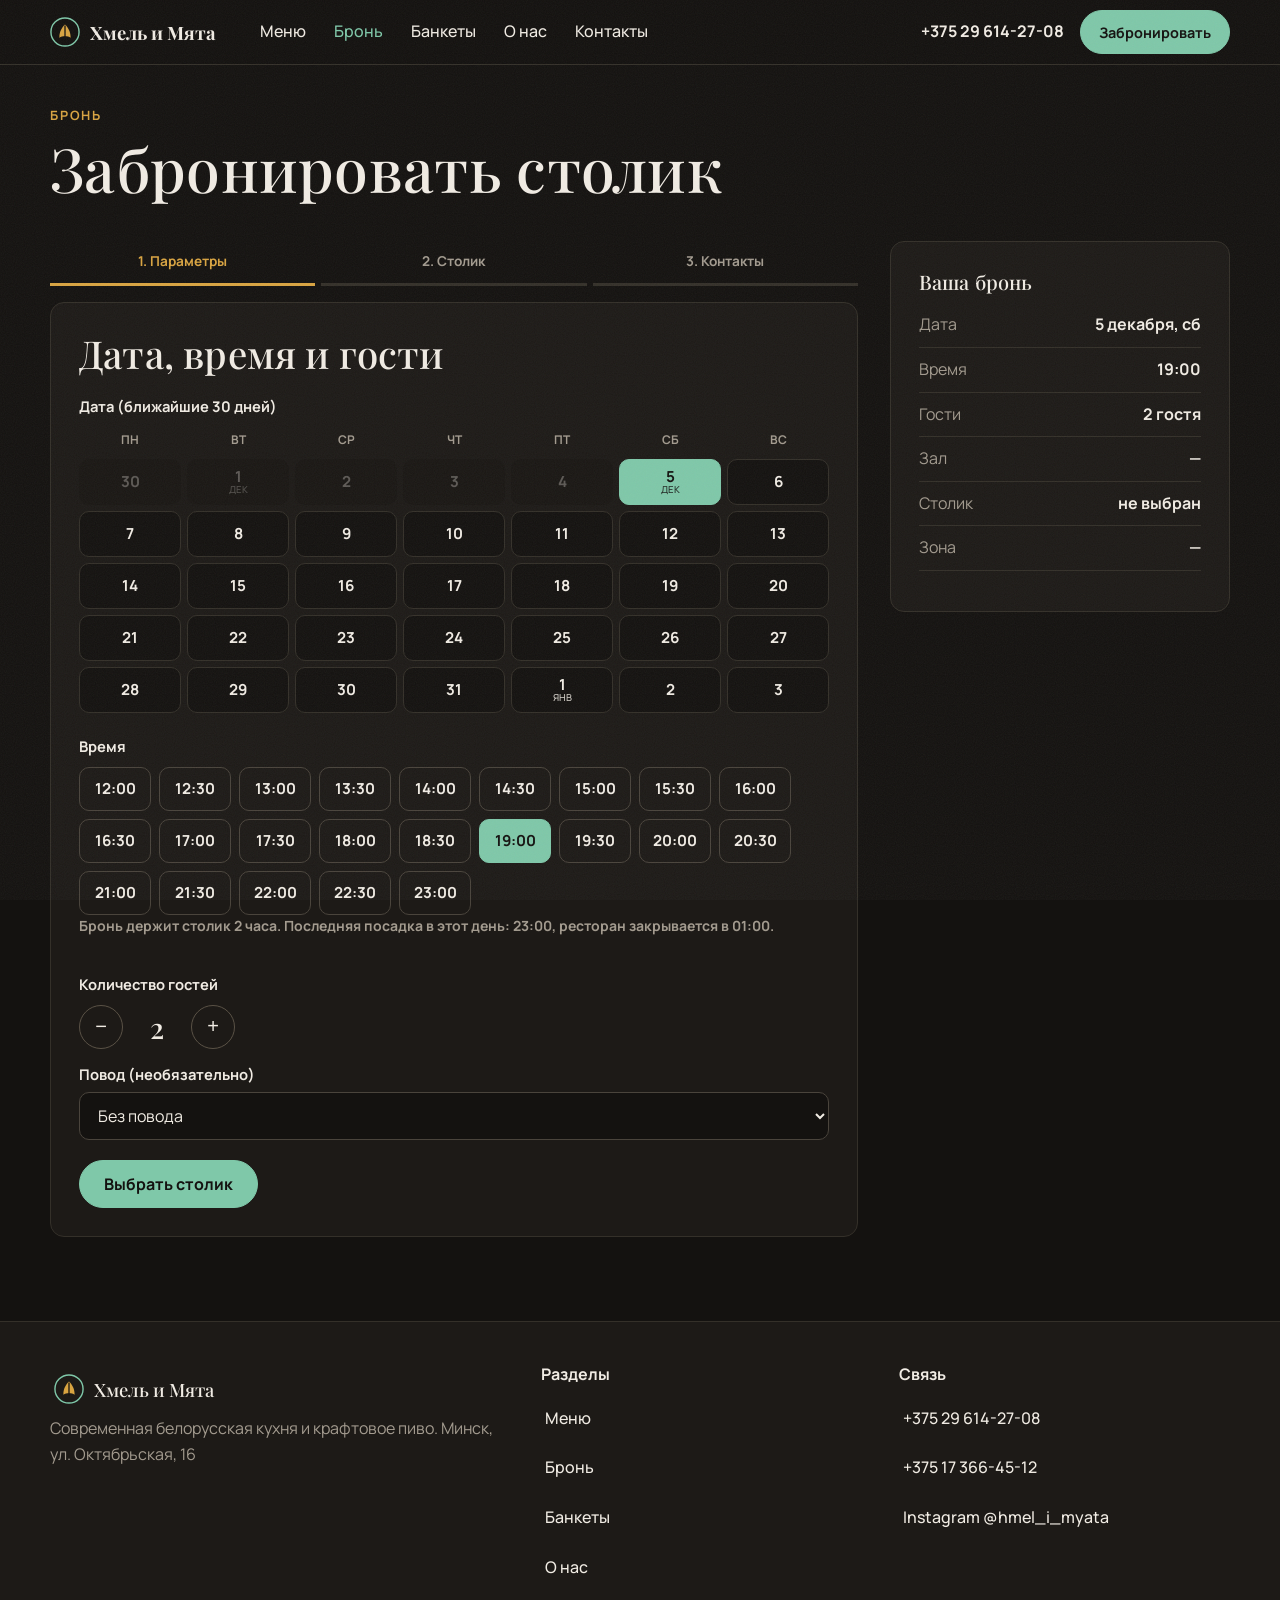
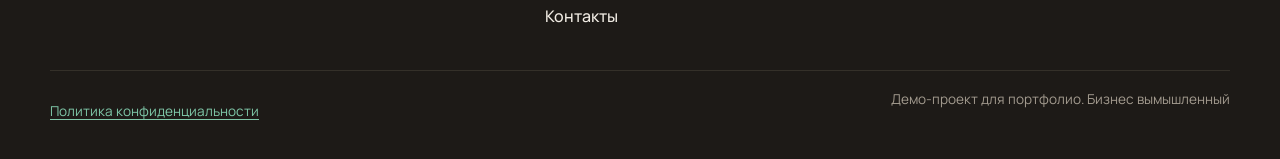
<file: booking.html>
<!doctype html>
<html lang="ru">
<head>
<meta charset="utf-8">
<meta name="viewport" content="width=device-width, initial-scale=1">
<title>Бронирование столика — Хмель и Мята, Минск</title>
<meta name="description" content="Забронируйте столик в «Хмель и Мята» по схеме зала: выберите дату, время, число гостей и конкретный стол у окна, у камина или на диване.">
<link rel="canonical" href="https://nkorshun.dev/hmel-i-myata/booking.html">
<meta property="og:type" content="website">
<meta property="og:locale" content="ru_RU">
<meta property="og:site_name" content="Хмель и Мята">
<meta property="og:title" content="Бронь столика по схеме зала — Хмель и Мята">
<meta property="og:description" content="Выберите дату, время и конкретный столик на схеме зала.">
<meta property="og:url" content="https://nkorshun.dev/hmel-i-myata/booking.html">
<meta property="og:image" content="https://images.unsplash.com/photo-1517248135467-4c7edcad34c4?auto=format&fit=crop&w=1200&h=630&q=70">
<meta name="theme-color" content="#141210">
<link rel="icon" href="favicon.svg" type="image/svg+xml">
<link rel="preload" as="font" type="font/woff2" href="fonts/manrope-400-cyrillic.woff2" crossorigin>
<link rel="preload" as="font" type="font/woff2" href="fonts/playfair-display-500-cyrillic.woff2" crossorigin>
<link rel="stylesheet" href="css/styles.css">
</head>
<body data-page="booking">
<header class="header" id="site-header"></header>
<main id="main">
<section class="wrap pagehead">
  <p class="eyebrow">Бронь</p>
  <h1>Забронировать столик</h1>
</section>

<div class="wrap booking">
  <div class="booking__main">
    <div class="panel mine" id="mine" hidden>
      <h2 class="h3">Ваши брони</h2>
      <ul id="mine-list" class="mine__list"></ul>
    </div>

    <ol class="steps" aria-label="Шаги бронирования">
      <li data-i="1" class="on">Параметры</li><li data-i="2">Столик</li><li data-i="3">Контакты</li>
    </ol>

    <section class="panel step" data-step="1">
      <h2>Дата, время и гости</h2>
      <fieldset class="fs"><legend>Дата (ближайшие 30 дней)</legend><div class="cal" id="cal"></div></fieldset>
      <fieldset class="fs"><legend>Время</legend><div class="slots" id="slots"></div><p class="muted small" id="slots-note"></p></fieldset>
      <div class="fs">
        <p class="legend" id="g-label">Количество гостей</p>
        <div class="stepper" role="group" aria-labelledby="g-label">
          <button type="button" class="round" id="g-minus" aria-label="Меньше гостей">&minus;</button>
          <output id="g-val" aria-live="polite">2</output>
          <button type="button" class="round" id="g-plus" aria-label="Больше гостей">+</button>
        </div>
        <p class="muted small" id="g-hint"></p>
      </div>
      <label class="fs">Повод (необязательно)<select id="occasion"></select></label>
      <div class="btn-row"><button type="button" class="btn" id="next1">Выбрать столик</button></div>
    </section>

    <section class="panel step" data-step="2" hidden>
      <h2>Выберите столик</h2>
      <div class="seg-row" id="halls" role="group" aria-label="Зал"></div>
      <p class="note" id="hall-note"></p>
      <p class="note" id="banq-note" hidden>Для компании от 9 человек подходит банкетный зал. <a href="index.html#banquets">Оставить заявку</a></p>
      <div id="floor"></div>
      <ul class="legend-list" aria-label="Обозначения">
        <li><i class="dot dot--free"></i>свободен</li><li><i class="dot dot--sel"></i>выбран</li><li><i class="dot dot--busy"></i>занят</li><li><i class="dot dot--dim"></i>не подходит по числу мест</li>
      </ul>
      <p class="muted small">Подходят столики на столько же мест или на два больше, чем гостей. Стрелки на клавиатуре перемещают между столиками, Enter выбирает.</p>
      <div class="btn-row"><button type="button" class="btn btn--ghost" id="auto">Подобрать автоматически</button></div>
      <details class="alt"><summary>Список подходящих столиков</summary><ul id="tlist"></ul></details>
      <div class="btn-row btn-row--split"><button type="button" class="btn btn--ghost" id="back2">Назад</button><button type="button" class="btn" id="next2" disabled>Далее</button></div>
    </section>

    <section class="panel step" data-step="3" hidden>
      <h2>Контакты</h2>
      <form id="form" class="form" novalidate>
        <label>Имя<input id="f-name" name="name" autocomplete="name" maxlength="60" aria-describedby="f-name-err" required></label>
        <p class="err" id="f-name-err" role="alert"></p>
        <label>Телефон<input id="f-phone" name="phone" type="tel" inputmode="tel" autocomplete="tel" placeholder="+375 (29) 123-45-67" aria-describedby="f-phone-err" required></label>
        <p class="err" id="f-phone-err" role="alert"></p>
        <label>Пожелания<textarea id="f-wish" name="wish" rows="3" aria-describedby="f-wish-err wish-count"></textarea></label>
        <div class="wish-foot"><div class="chips" id="chips" role="group" aria-label="Быстрые пожелания">
          <button type="button" class="chip" data-chip="детский стул">детский стул</button><button type="button" class="chip" data-chip="у окна">у окна</button><button type="button" class="chip" data-chip="день рождения">день рождения</button></div>
          <span class="muted small" id="wish-count">0 / 300</span></div>
        <p class="err" id="f-wish-err" role="alert"></p>
        <label class="check"><input type="checkbox" id="f-consent" aria-describedby="f-consent-err" required><span>Согласен на обработку данных для брони. Это демо: данные остаются в вашем браузере.</span></label>
        <p class="err" id="f-consent-err" role="alert"></p>
        <div class="btn-row btn-row--split"><button type="button" class="btn btn--ghost" id="back3">Назад</button><button type="submit" class="btn" id="submit">Забронировать</button></div>
        <p class="demo">Демо-режим: бронь никуда не отправляется</p>
      </form>
    </section>

    <section class="panel" id="done" hidden></section>
  </div>

  <aside class="booking__side" aria-label="Сводка брони">
    <div class="panel sticky">
      <h2 class="h3">Ваша бронь</h2>
      <div id="summary-body" aria-live="polite" aria-atomic="true"></div>
    </div>
  </aside>
</div>
<p class="sr-only" id="live" role="status" aria-live="polite"></p>
</main>
<footer class="footer" id="site-footer"></footer>
<script type="module" src="js/booking.js"></script>
</body>
</html>
</file>
<file: css/styles.css>
@font-face { font-family: 'Manrope'; font-style: normal; font-weight: 400; font-display: swap; src: url("../fonts/manrope-400-cyrillic.woff2") format('woff2'); unicode-range: U+0301, U+0400-045F, U+0490-0491, U+04B0-04B1, U+2116; }
@font-face { font-family: 'Manrope'; font-style: normal; font-weight: 400; font-display: swap; src: url("../fonts/manrope-400-latin.woff2") format('woff2'); unicode-range: U+0000-00FF, U+0131, U+0152-0153, U+02BB-02BC, U+02C6, U+02DA, U+02DC, U+0304, U+0308, U+0329, U+2000-206F, U+20AC, U+2122, U+2191, U+2193, U+2212, U+2215, U+FEFF, U+FFFD; }
@font-face { font-family: 'Manrope'; font-style: normal; font-weight: 500; font-display: swap; src: url("../fonts/manrope-400-cyrillic.woff2") format('woff2'); unicode-range: U+0301, U+0400-045F, U+0490-0491, U+04B0-04B1, U+2116; }
@font-face { font-family: 'Manrope'; font-style: normal; font-weight: 500; font-display: swap; src: url("../fonts/manrope-400-latin.woff2") format('woff2'); unicode-range: U+0000-00FF, U+0131, U+0152-0153, U+02BB-02BC, U+02C6, U+02DA, U+02DC, U+0304, U+0308, U+0329, U+2000-206F, U+20AC, U+2122, U+2191, U+2193, U+2212, U+2215, U+FEFF, U+FFFD; }
@font-face { font-family: 'Manrope'; font-style: normal; font-weight: 700; font-display: swap; src: url("../fonts/manrope-400-cyrillic.woff2") format('woff2'); unicode-range: U+0301, U+0400-045F, U+0490-0491, U+04B0-04B1, U+2116; }
@font-face { font-family: 'Manrope'; font-style: normal; font-weight: 700; font-display: swap; src: url("../fonts/manrope-400-latin.woff2") format('woff2'); unicode-range: U+0000-00FF, U+0131, U+0152-0153, U+02BB-02BC, U+02C6, U+02DA, U+02DC, U+0304, U+0308, U+0329, U+2000-206F, U+20AC, U+2122, U+2191, U+2193, U+2212, U+2215, U+FEFF, U+FFFD; }
@font-face { font-family: 'Playfair Display'; font-style: normal; font-weight: 500; font-display: swap; src: url("../fonts/playfair-display-500-cyrillic.woff2") format('woff2'); unicode-range: U+0301, U+0400-045F, U+0490-0491, U+04B0-04B1, U+2116; }
@font-face { font-family: 'Playfair Display'; font-style: normal; font-weight: 500; font-display: swap; src: url("../fonts/playfair-display-500-latin.woff2") format('woff2'); unicode-range: U+0000-00FF, U+0131, U+0152-0153, U+02BB-02BC, U+02C6, U+02DA, U+02DC, U+0304, U+0308, U+0329, U+2000-206F, U+20AC, U+2122, U+2191, U+2193, U+2212, U+2215, U+FEFF, U+FFFD; }
@font-face { font-family: 'Playfair Display'; font-style: normal; font-weight: 700; font-display: swap; src: url("../fonts/playfair-display-500-cyrillic.woff2") format('woff2'); unicode-range: U+0301, U+0400-045F, U+0490-0491, U+04B0-04B1, U+2116; }
@font-face { font-family: 'Playfair Display'; font-style: normal; font-weight: 700; font-display: swap; src: url("../fonts/playfair-display-500-latin.woff2") format('woff2'); unicode-range: U+0000-00FF, U+0131, U+0152-0153, U+02BB-02BC, U+02C6, U+02DA, U+02DC, U+0304, U+0308, U+0329, U+2000-206F, U+20AC, U+2122, U+2191, U+2193, U+2212, U+2215, U+FEFF, U+FFFD; }
@font-face { font-family: "Playfair Fallback"; src: local("Georgia"); size-adjust: 103%; }
@font-face { font-family: "Manrope Fallback"; src: local("Arial"); size-adjust: 99.5%; }
/* Хмель и Мята: тёмный тёплый вечер. Mobile-first: 480 / 768 / 1024 / 1280 */
:root {
  --bg: #141210; --surface: #1d1a17; --surface2: #25211d; --line: #343029;
  --text: #f1ece4; --muted: #a39b8f; --mint: #7fc8a9; --amber: #d9a441; --danger: #f08a73;
  --serif: "Playfair Display", "Playfair Fallback", Georgia, "Times New Roman", serif;
  --sans: "Manrope", "Manrope Fallback", system-ui, -apple-system, "Segoe UI", Arial, sans-serif;
  --hh: 64px; --r: 14px;
}
*, *::before, *::after { box-sizing: border-box; }
html { scroll-behavior: smooth; overflow-x: clip; -webkit-text-size-adjust: 100%; }
body { margin: 0; background: var(--bg); color: var(--text); font: 400 1rem/1.6 var(--sans); overflow-x: clip; }
body::before { /* лёгкая зернистость фона */
  content: ""; position: fixed; inset: 0; z-index: 100; pointer-events: none; opacity: .06;
  background-image: url("data:image/svg+xml,%3Csvg xmlns='http://www.w3.org/2000/svg' width='160' height='160'%3E%3Cfilter id='n'%3E%3CfeTurbulence type='fractalNoise' baseFrequency='.9' numOctaves='2' stitchTiles='stitch'/%3E%3C/filter%3E%3Crect width='100%25' height='100%25' filter='url(%23n)'/%3E%3C/svg%3E");
}
body.no-scroll { overflow: hidden; }
img, svg { max-width: 100%; }
a { color: var(--mint); text-underline-offset: 3px; }
a:hover { color: #a5ddc5; }
h1, h2, h3 { font-family: var(--serif); font-weight: 500; line-height: 1.15; margin: 0 0 .5em; letter-spacing: .005em; }
h1 { font-size: clamp(2rem, 7vw, 3.8rem); }
h2 { font-size: clamp(1.6rem, 4.5vw, 2.4rem); }
h3, .h3 { font-size: 1.25rem; font-family: var(--serif); }
p { margin: 0 0 1em; }
:focus-visible { outline: 3px solid var(--amber); outline-offset: 2px; border-radius: 4px; }
.wrap { width: min(1180px, calc(100% - 32px)); margin-inline: auto; }
.muted { color: var(--muted); }
.small { font-size: .875rem; }
.sr-only { position: absolute; width: 1px; height: 1px; overflow: hidden; clip: rect(0 0 0 0); white-space: nowrap; }
.eyebrow { font-size: .8rem; letter-spacing: .14em; text-transform: uppercase; color: var(--amber); font-weight: 700; margin: 0 0 .6em; }
.lead { font-size: 1.125rem; color: var(--muted); max-width: 60ch; }
.skip { position: absolute; left: 8px; top: -60px; background: var(--amber); color: #141210; padding: 10px 14px; border-radius: 8px; z-index: 300; }
.skip:focus { top: 8px; }
.link-btn { background: none; border: 0; padding: 12px 0; color: var(--mint); text-decoration: underline; text-underline-offset: 3px; font: inherit; cursor: pointer; }
.link { font-weight: 700; display: inline-block; padding: 10px 0; }

/* кнопки */
.btn { display: inline-flex; align-items: center; justify-content: center; min-height: 48px; padding: 0 24px; border-radius: 999px; border: 1.5px solid var(--mint); background: var(--mint); color: #141210; font: 700 1rem var(--sans); text-decoration: none; cursor: pointer; transition: background .2s, transform .2s, box-shadow .2s; }
.btn:hover { background: #9bd9bf; color: #141210; box-shadow: 0 6px 24px rgba(127, 200, 169, .25); transform: translateY(-1px); }
.btn--ghost { background: transparent; color: var(--text); border-color: #5a5246; }
.btn--ghost:hover { background: var(--surface2); color: var(--text); box-shadow: none; }
.btn--sm { min-height: 44px; padding: 0 18px; font-size: .9rem; }
.btn:disabled { opacity: .45; cursor: not-allowed; transform: none; box-shadow: none; }
.btn-row { display: flex; flex-wrap: wrap; gap: 12px; margin-top: 20px; }
.btn-row--split { justify-content: space-between; }
.round { width: 44px; height: 44px; border-radius: 50%; border: 1.5px solid #5a5246; background: var(--surface); color: var(--text); font-size: 1.25rem; cursor: pointer; }
.round:hover:not(:disabled) { border-color: var(--mint); }
.round:disabled { opacity: .35; cursor: not-allowed; }

/* шапка */
.header { min-height: calc(var(--hh) + 1px); /* Резервируем шапку до mountLayout(). */ position: sticky; top: 0; z-index: 50; background: rgba(20, 18, 16, .92); backdrop-filter: blur(10px); border-bottom: 1px solid var(--line); }
.header__in { width: min(1180px, calc(100% - 32px)); margin-inline: auto; height: var(--hh); display: flex; align-items: center; gap: 16px; }
.logo { display: inline-flex; align-items: center; min-height: 44px; gap: 10px; color: var(--text); text-decoration: none; font: 700 1.15rem var(--serif); white-space: nowrap; }
.logo:hover { color: var(--text); }
.nav { display: none; position: absolute; top: var(--hh); left: 0; right: 0; flex-direction: column; background: var(--surface); border-bottom: 1px solid var(--line); padding: 8px 16px 16px; }
.nav.open { display: flex; }
.nav a, .footer__in a, .footer__in .demo-link { color: var(--text); text-decoration: none; padding: 12px 4px; font-weight: 500; }
.nav a:hover, .nav a[aria-current] { color: var(--mint); }
.header__tel { display: none; color: var(--text); text-decoration: none; font-weight: 700; white-space: nowrap; }
.header__cta { margin-left: auto; }
.burger { flex: none; width: 44px; height: 44px; border: 1px solid var(--line); border-radius: 10px; background: transparent; display: grid; place-content: center; gap: 5px; cursor: pointer; }
.burger span { display: block; width: 20px; height: 2px; background: var(--text); }

/* hero */
.hero { position: relative; min-height: min(86vh, 760px); display: flex; align-items: flex-end; padding: 96px 0 48px; isolation: isolate; }
.hero__img { position: absolute; inset: 0; width: 100%; height: 100%; object-fit: cover; z-index: -2; }
.hero::after { content: ""; position: absolute; inset: 0; z-index: -1; background: linear-gradient(180deg, rgba(20, 18, 16, .55) 0%, rgba(20, 18, 16, .55) 40%, var(--bg) 100%); }
.hero__in { max-width: 1180px; }
.hero h1 { max-width: 9.84em; /* = 16ch Playfair; в em, чтобы не зависело от подмены шрифта */ text-shadow: 0 2px 24px rgba(0, 0, 0, .5); }
.hero__lead { font-size: 1.1rem; max-width: 52ch; color: #e0d9cd; }
.hoursbar { background: var(--surface); border-block: 1px solid var(--line); }
.hoursbar__in { display: flex; flex-wrap: wrap; gap: 6px 24px; padding: 14px 0; color: var(--muted); font-size: .95rem; }
.hoursbar__today { color: var(--amber); }

/* секции */
.section { padding: 56px 0; }
.section__head { display: flex; justify-content: space-between; align-items: flex-end; gap: 16px; flex-wrap: wrap; margin-bottom: 24px; }
.section__head h2 { margin: 0; }
@media (scripting: enabled) {
  [data-reveal] { opacity: 0; transform: translateY(28px); transition: opacity .8s ease, transform .8s ease; }
  [data-reveal].in { opacity: 1; transform: none; }
}
.about { display: grid; gap: 28px; }
.about__img { width: 100%; height: auto; border-radius: var(--r); box-shadow: 0 24px 60px rgba(0, 0, 0, .5); aspect-ratio: 8 / 9; object-fit: cover; }
.facts { list-style: none; padding: 0; margin: 28px 0 0; display: grid; grid-template-columns: repeat(3, 1fr); gap: 12px; }
.facts li { background: var(--surface); border: 1px solid var(--line); border-radius: var(--r); padding: 16px 12px; }
.facts strong { display: block; font: 500 1.9rem var(--serif); color: var(--amber); }
.facts span { color: var(--muted); font-size: .85rem; }

/* сетки и карточки */
.grid { display: grid; gap: 20px; grid-template-columns: 1fr; }
.card { background: var(--surface); border: 1px solid var(--line); border-radius: var(--r); padding: 22px; }
.dish { position: relative; display: flex; flex-direction: column; background: var(--surface); border: 1px solid var(--line); border-radius: var(--r); overflow: hidden; transition: transform .3s, box-shadow .3s, border-color .3s; }
.dish:hover, .dish:focus-within { transform: translateY(-4px); border-color: #4a443c; box-shadow: 0 18px 40px rgba(0, 0, 0, .45), 0 0 0 1px rgba(217, 164, 65, .15); }
.dish__img { position: relative; aspect-ratio: 16 / 11; overflow: hidden; background: var(--surface2); }
.dish__img img { width: 100%; height: 100%; object-fit: cover; transition: transform .6s; }
.dish:hover .dish__img img { transform: scale(1.06); }
.img-fail { visibility: hidden; }
.dish__tags { position: absolute; left: 10px; top: 10px; right: 10px; display: flex; flex-wrap: wrap; gap: 6px; }
.dish__tags--static { position: static; margin-bottom: 12px; }
.tag { display: inline-flex; align-items: center; gap: 5px; padding: 3px 9px; border-radius: 999px; background: rgba(20, 18, 16, .88); border: 1px solid #5a5246; font-size: .75rem; font-weight: 700; line-height: 1.4; }
.tag b { font-size: .65rem; letter-spacing: .04em; }
.tag--hit { color: var(--amber); border-color: var(--amber); }
.tag--new { color: var(--mint); border-color: var(--mint); }
.tag--spicy { color: var(--danger); border-color: var(--danger); }
.tag--veg, .tag--vegan { color: #b5dd9a; border-color: #8cb872; }
.tag--gf { color: #e6cf9a; border-color: #b39a5c; }
.dish__body { padding: 16px 18px 18px; display: flex; flex-direction: column; flex: 1; }
.dish__body h3 { margin: 0 0 .3em; font-size: 1.2rem; }
.dish__open { all: unset; cursor: pointer; }
.dish__open::after { content: ""; position: absolute; inset: 0; }
.dish__open:focus-visible { outline: 3px solid var(--amber); outline-offset: 4px; }
.dish__desc { color: var(--muted); font-size: .92rem; flex: 1; margin-bottom: .8em; }
.dish__meta { display: flex; justify-content: space-between; align-items: baseline; gap: 12px; margin: 0 0 .5em; }
.price { font: 700 1.1rem var(--sans); color: var(--amber); white-space: nowrap; }
.dish__all { font-size: .75rem; color: var(--muted); margin: 0; }

/* бизнес-ланч */
.lunch { background: var(--surface); border-block: 1px solid var(--line); }
.lunch__in { display: grid; gap: 28px; }
.lunch__price { font: 500 clamp(2.4rem, 8vw, 3.6rem) var(--serif); color: var(--amber); margin: 0 0 .2em; }
.lunch__card { background: var(--bg); border: 1px solid var(--line); border-radius: var(--r); padding: 20px; }
.tabs { display: flex; gap: 8px; margin-bottom: 16px; }
.tabs [role=tab] { flex: 1; min-width: 44px; min-height: 44px; border-radius: 10px; border: 1px solid var(--line); background: transparent; color: var(--text); font: 700 1rem var(--sans); cursor: pointer; }
.tabs [role=tab][aria-selected=true] { background: var(--mint); color: #141210; border-color: var(--mint); }
.lunch__list { list-style: none; padding: 0; margin: 0; }
.lunch__list li { padding: 12px 0; border-bottom: 1px solid var(--line); }
.lunch__list li:last-child { border: 0; }
.lunch__list .eyebrow { display: block; margin: 0 0 2px; font-size: .7rem; }

/* превью схемы */
.preview { display: grid; gap: 28px; align-items: center; }

/* формы */
.panel { background: var(--surface); border: 1px solid var(--line); border-radius: var(--r); padding: 22px; margin-bottom: 20px; }
.form label, .fs { display: block; font-weight: 700; font-size: .92rem; margin-bottom: 14px; }
.form__row { display: grid; gap: 12px; grid-template-columns: 1fr; }
input, select, textarea { display: block; width: 100%; min-height: 48px; margin-top: 6px; padding: 10px 14px; background: var(--bg); color: var(--text); border: 1.5px solid #4a443c; border-radius: 10px; font: 400 1rem var(--sans); }
textarea { resize: vertical; }
input::placeholder, textarea::placeholder { color: #8a8277; }
input:hover, select:hover, textarea:hover { border-color: #6a6256; }
input[aria-invalid=true], textarea[aria-invalid=true] { border-color: var(--danger); }
.err { color: var(--danger); font-size: .85rem; min-height: 0; margin: -6px 0 10px; }
.err:empty { display: none; }
.ok { color: var(--mint); margin-top: 14px; }
.check { display: flex !important; gap: 12px; align-items: flex-start; font-weight: 400 !important; }
.check input { width: 22px; height: 22px; min-height: 0; margin: 2px 0 0; accent-color: var(--mint); flex: none; }
.demo { color: var(--muted); font-size: .8rem; margin: 14px 0 0; }
fieldset.fs { border: 0; padding: 0; margin: 0 0 22px; }
legend, .legend { padding: 0; font-weight: 700; font-size: .92rem; margin-bottom: 8px; }

/* отзывы */
.reviews { display: flex; gap: 16px; overflow-x: auto; scroll-snap-type: x mandatory; padding-bottom: 12px; -webkit-overflow-scrolling: touch; }
.review { flex: 0 0 min(86%, 380px); scroll-snap-align: start; background: var(--surface); border: 1px solid var(--line); border-radius: var(--r); padding: 22px; display: flex; flex-direction: column; }
.stars { color: var(--amber); letter-spacing: 3px; }
.stars__off { color: #4a443c; }
.review__text { flex: 1; margin: 12px 0; }
.review__who { margin: 0; display: flex; flex-direction: column; font-size: .9rem; }
.review__reply { margin-top: 14px; padding: 12px 14px; border-left: 3px solid var(--mint); background: var(--bg); border-radius: 0 10px 10px 0; font-size: .88rem; }
.review__reply p { margin: 4px 0 0; color: var(--muted); }
.arrows { display: flex; gap: 8px; }
.arrows .round { display: inline-flex; align-items: center; justify-content: center; padding: 0; transition: background .15s, border-color .15s, color .15s; }
.arrows .round:hover:not([aria-disabled="true"]) { background: var(--mint); border-color: var(--mint); color: var(--bg); }
.arrows .round:focus-visible { outline: 3px solid var(--amber); outline-offset: 3px; }
.arrows .round[aria-disabled="true"] { opacity: .35; cursor: not-allowed; }
#banquet-form { margin-top: 24px; }
.demo-link { cursor: default; }
.contacts .demo-link { color: var(--mint); text-decoration: underline; text-underline-offset: 3px; }

/* FAQ */
.faq details { border-bottom: 1px solid var(--line); }
.faq summary { cursor: pointer; padding: 18px 40px 18px 0; font-weight: 700; list-style: none; position: relative; min-height: 48px; }
.faq summary::-webkit-details-marker { display: none; }
.faq summary::after { content: "+"; position: absolute; right: 6px; top: 12px; font: 400 1.6rem var(--sans); color: var(--mint); transition: transform .25s; }
.faq details[open] summary::after { transform: rotate(45deg); }
.faq details p { color: var(--muted); padding-bottom: 18px; max-width: 70ch; }

/* контакты */
.contacts { display: grid; gap: 28px; }
.contacts a { display: inline-block; padding: 11px 0; }
address { font-style: normal; }
.hours { border-collapse: collapse; margin-top: 8px; }
.hours th { text-align: left; padding: 6px 28px 6px 0; font-weight: 700; }
.hours td { color: var(--muted); }
.map { width: 100%; min-height: 320px; border: 1px solid var(--line); border-radius: var(--r); filter: grayscale(.4) invert(.9) hue-rotate(160deg) contrast(.85); }

/* футер */
.footer { margin-top: 32px; background: var(--surface); border-top: 1px solid var(--line); padding: 40px 0 24px; }
.footer__in { display: grid; gap: 28px; padding-bottom: 28px; }
.footer__in > div { display: flex; flex-direction: column; align-items: flex-start; }
.footer__h { font-weight: 700; margin: 0 0 6px; }
.footer__bottom { display: flex; flex-direction: column; gap: 8px; border-top: 1px solid var(--line); padding-top: 18px; color: var(--muted); font-size: .85rem; }

/* страницы */
.pagehead { padding: 40px 0 8px; }
.notfound { padding: 80px 0; min-height: 60vh; }

/* меню */
.filters { background: var(--surface); border: 1px solid var(--line); border-radius: var(--r); padding: 18px; margin-bottom: 20px; }
.filters__h { font-weight: 700; font-size: .85rem; margin: 14px 0 8px; color: var(--muted); }
.search input { margin: 0; }
.chips { display: flex; flex-wrap: wrap; gap: 8px; }
.chip { min-height: 44px; padding: 0 16px; border-radius: 999px; border: 1.5px solid #4a443c; background: transparent; color: var(--text); font: 500 .9rem var(--sans); cursor: pointer; transition: background .2s, border-color .2s; }
.chip:hover { border-color: var(--mint); }
.chip[aria-pressed=true], .slot[aria-pressed=true], .cal__day[aria-pressed=true], .seg[aria-pressed=true], .tbtn[aria-pressed=true] { background: var(--mint); color: #141210; border-color: var(--mint); }
[data-al][aria-pressed=true] { background: var(--danger); border-color: var(--danger); color: #141210; text-decoration: line-through; }
.filters__foot { display: flex; justify-content: space-between; gap: 12px; align-items: center; margin-top: 14px; flex-wrap: wrap; }
.filters__foot p { margin: 0; }
.catnav { position: sticky; top: var(--hh); z-index: 40; display: flex; gap: 8px; overflow-x: auto; padding: 10px 16px; background: rgba(20, 18, 16, .95); backdrop-filter: blur(8px); border-bottom: 1px solid var(--line); scrollbar-width: thin; }
.catnav a { flex: none; padding: 10px 16px; border-radius: 999px; color: var(--muted); text-decoration: none; font-weight: 700; font-size: .9rem; border: 1px solid transparent; white-space: nowrap; }
.catnav a[aria-current] { color: var(--amber); border-color: var(--amber); }
.menu-cat { padding-top: 32px; scroll-margin-top: 130px; }
#beer { scroll-margin-top: 130px; }
.empty { padding: 60px 0; text-align: center; color: var(--muted); }
.beer { background: var(--surface); border: 1px solid var(--line); border-radius: var(--r); padding: 18px; transition: border-color .3s; }
.beer:hover { border-color: var(--amber); }
.beer__top { display: flex; justify-content: space-between; align-items: baseline; gap: 10px; }
.beer h3 { margin: 0; font-size: 1.15rem; }
.beer__abv { color: var(--amber); font-weight: 700; }
.beer__price { display: flex; gap: 20px; margin: 10px 0 0; }
.beer__price b { color: var(--amber); margin-left: 4px; }

/* модалка */
.modal { position: fixed; inset: 0; z-index: 200; display: grid; place-items: center; padding: 16px; background: rgba(8, 7, 6, .78); overflow-y: auto; animation: fade .25s; }
.modal__box { position: relative; width: min(560px, 100%); max-height: calc(100vh - 32px); overflow-y: auto; background: var(--surface); border: 1px solid #4a443c; border-radius: 18px; padding: 24px; box-shadow: 0 30px 80px rgba(0, 0, 0, .6); animation: rise .3s; }
.modal__box--wide { width: min(880px, 100%); padding: 0; }
.modal__close { position: absolute; right: 10px; top: 10px; z-index: 2; width: 44px; height: 44px; border-radius: 50%; border: 0; background: rgba(20, 18, 16, .85); color: var(--text); font-size: 1.6rem; cursor: pointer; }
.modal__img { width: 100%; height: auto; display: block; aspect-ratio: 1000 / 640; object-fit: cover; }
.modal__text { padding: 22px; }
.modal__box--wide .modal__body { display: block; }
.pairing { background: var(--bg); border-left: 3px solid var(--amber); padding: 12px 16px; border-radius: 0 10px 10px 0; margin: 14px 0 18px; }
.pairing p { margin: 0 0 4px; }
@keyframes fade { from { opacity: 0; } }
@keyframes rise { from { opacity: 0; transform: translateY(16px); } }

/* бронирование */
.booking { display: grid; gap: 20px; padding-bottom: 32px; }
.steps { list-style: none; display: flex; gap: 6px; padding: 0; margin: 0 0 16px; counter-reset: s; }
.steps li { flex: 1; counter-increment: s; padding: 10px 6px; border-bottom: 3px solid var(--line); color: var(--muted); font-size: .85rem; font-weight: 700; text-align: center; }
.steps li::before { content: counter(s) ". "; }
.steps li.on { color: var(--amber); border-color: var(--amber); }
.steps li.done { color: var(--mint); border-color: var(--mint); }
.step[hidden], [hidden] { display: none !important; }
.cal { display: grid; grid-template-columns: repeat(7, 1fr); gap: 4px; }
.cal__h { text-align: center; font-size: .75rem; color: var(--muted); padding: 4px 0; text-transform: uppercase; }
.cal__day { min-height: 46px; border-radius: 10px; border: 1px solid var(--line); background: var(--bg); color: var(--text); font: 700 .95rem var(--sans); cursor: pointer; display: flex; flex-direction: column; align-items: center; justify-content: center; line-height: 1.1; padding: 2px; }
.cal__day small { font-size: .6rem; font-weight: 500; opacity: .85; text-transform: uppercase; }
.cal__day:hover:not(:disabled) { border-color: var(--mint); }
.cal__day:disabled { opacity: .3; cursor: not-allowed; border-color: transparent; }
.slots { display: flex; flex-wrap: wrap; gap: 8px; }
.slot { min-height: 44px; min-width: 72px; border-radius: 10px; border: 1.5px solid #4a443c; background: transparent; color: var(--text); font: 700 .95rem var(--sans); cursor: pointer; }
.slot:hover { border-color: var(--mint); }
.stepper { display: flex; align-items: center; gap: 16px; }
.stepper output { min-width: 2ch; text-align: center; font: 500 1.8rem var(--serif); }
.seg-row { display: flex; gap: 8px; flex-wrap: wrap; margin-bottom: 10px; }
.seg { min-height: 44px; padding: 0 20px; border-radius: 999px; border: 1.5px solid #4a443c; background: transparent; color: var(--text); font: 700 .95rem var(--sans); cursor: pointer; }
.seg[aria-disabled=true] { opacity: .5; cursor: not-allowed; }
.note { color: var(--amber); font-size: .9rem; margin: 0 0 10px; }
.note:empty { display: none; }
.legend-list { list-style: none; display: flex; flex-wrap: wrap; gap: 6px 18px; padding: 0; margin: 12px 0; font-size: .85rem; color: var(--muted); }
.dot { display: inline-block; width: 12px; height: 12px; border-radius: 50%; margin-right: 6px; vertical-align: -1px; border: 2px solid var(--mint); }
.dot--free { background: rgba(127, 200, 169, .25); }
.dot--sel { background: var(--amber); border-color: var(--amber); box-shadow: 0 0 8px var(--amber); }
.dot--busy { background: #26221e; border-color: #4a443c; }
.dot--dim { border-style: dashed; border-color: #5f7f70; }
.alt { margin-top: 16px; }
.alt summary { cursor: pointer; font-weight: 700; padding: 10px 0; min-height: 44px; }
.alt ul { list-style: none; padding: 0; margin: 0; display: grid; gap: 8px; }
.tbtn { width: 100%; min-height: 44px; padding: 8px 14px; text-align: left; border-radius: 10px; border: 1px solid var(--line); background: var(--bg); color: var(--text); font: 500 .92rem var(--sans); cursor: pointer; }
.tbtn:hover { border-color: var(--mint); }
.wish-foot { display: flex; justify-content: space-between; align-items: center; gap: 12px; flex-wrap: wrap; margin: -6px 0 14px; }
.sum { margin: 0 0 12px; }
.sum div { display: flex; justify-content: space-between; gap: 12px; padding: 9px 0; border-bottom: 1px solid var(--line); }
.sum dt { color: var(--muted); }
.sum dd { margin: 0; font-weight: 700; text-align: right; }
.deposit { background: var(--bg); border-left: 3px solid var(--amber); padding: 10px 14px; border-radius: 0 10px 10px 0; font-size: .9rem; margin: 0; }
.mine__list { list-style: none; padding: 0; margin: 0; }
.mine__list li { display: flex; justify-content: space-between; gap: 12px; padding: 8px 0; border-bottom: 1px solid var(--line); align-items: center; }

/* схема зала */
.floor { position: relative; background: #12100e; border: 1px solid var(--line); border-radius: 16px; overflow: hidden; }
.floor--live .floor__stage { touch-action: pan-y; }
.floor--live.zoomed .floor__stage { touch-action: none; cursor: grab; }
.floor__stage svg { display: block; width: 100%; height: auto; max-height: 80vh; }
.floor__tip { position: absolute; transform: translate(-50%, -100%); background: #000; color: var(--text); border: 1px solid #5a5246; padding: 6px 10px; border-radius: 8px; font-size: .8rem; white-space: nowrap; pointer-events: none; z-index: 3; }
.floor__ctrl { position: absolute; right: 10px; bottom: 10px; display: flex; flex-direction: column; gap: 6px; z-index: 3; }
.floor__ctrl button { width: 44px; height: 44px; border-radius: 12px; border: 1px solid #5a5246; background: rgba(29, 26, 23, .92); color: var(--text); font-size: 1.3rem; cursor: pointer; }
.floor__ctrl button:hover { border-color: var(--mint); }
.floor-bg { fill: #1a1714; stroke: #3a342d; stroke-width: 2; }
.rug { fill: none; stroke: #2e2923; stroke-width: 1.5; stroke-dasharray: 6 6; }
.win { fill: #1f2a31; stroke: #4f7280; stroke-width: 1.5; }
path.win { fill: none; }
.deco { fill: #211d19; stroke: #5a5246; stroke-width: 1.5; }
.flame { fill: var(--amber); opacity: .85; }
.lbl { fill: #a39b8f; font: 500 12px var(--sans); }
.plant circle { fill: none; stroke: #4d8a6f; stroke-width: 1.5; }
.chair { fill: #1d1a17; stroke: #5a5246; stroke-width: 1.2; }
.tbl .shape { fill: rgba(127, 200, 169, .14); stroke: var(--mint); stroke-width: 2; transition: fill .3s, stroke .3s, stroke-width .3s; }
.tbl .hit { fill: transparent; } /* зона нажатия ~40px на телефоне */
.tbl .num { fill: var(--text); font: 700 15px var(--sans); pointer-events: none; }
.st-free { cursor: pointer; }
.st-free:hover .shape { fill: rgba(127, 200, 169, .32); }
.st-busy { cursor: not-allowed; }
.st-busy .shape { fill: #26221e; stroke: #4a443c; }
.st-busy .num { fill: #8f877b; }
.st-small .shape, .st-big .shape, .st-closed .shape { fill: rgba(127, 200, 169, .03); stroke: #5f7f70; stroke-dasharray: 4 4; }
.st-small .num, .st-big .num, .st-closed .num { fill: #a39b8f; }
.sel .shape { fill: rgba(217, 164, 65, .4); stroke: var(--amber); stroke-dasharray: none;  filter: drop-shadow(0 0 9px rgba(217, 164, 65, .85)); }
.sel .num { fill: #fff; }
.tbl:focus { outline: none; }
.tbl:focus-visible .shape { stroke: #fff; stroke-width: 4; stroke-dasharray: none; }
.tbl:focus-visible .chair { stroke: #fff; }

/* >= 480 */
@media (min-width: 480px) {
  .facts { gap: 16px; }
  .cal { gap: 6px; }
  .tabs [role=tab] { flex: none; min-width: 64px; }
}
/* >= 768 */
@media (min-width: 768px) {
  .wrap, .header__in { width: min(1180px, calc(100% - 64px)); }
  .section { padding: 80px 0; }
  .grid { grid-template-columns: repeat(2, 1fr); }
  .grid--beer { grid-template-columns: repeat(2, 1fr); }
  .about { grid-template-columns: 1.2fr 1fr; gap: 56px; align-items: center; }
  .lunch__in, .preview, .contacts { grid-template-columns: 1fr 1fr; gap: 48px; align-items: center; }
  .form__row { grid-template-columns: repeat(2, 1fr); }
  .review { flex-basis: 360px; }
  .footer__in { grid-template-columns: 1.4fr 1fr 1fr; }
  .footer__bottom { flex-direction: row; justify-content: space-between; }
  .modal__box--wide .modal__body { display: grid; grid-template-columns: 1fr 1fr; }
  .modal__box--wide .modal__img { height: 100%; aspect-ratio: auto; min-height: 420px; }
  .panel { padding: 28px; }
  #banquet-form { margin-top: 32px; }
  .catnav { padding-inline: max(32px, calc((100% - 1180px) / 2)); }
}
/* >= 1024 */
@media (min-width: 1024px) {
  .burger { display: none; }
  .nav { display: flex; position: static; flex-direction: row; gap: 4px; background: none; border: 0; padding: 0; margin-left: 16px; }
  .nav a { padding: 8px 12px; }
  .header__tel { display: block; margin-left: auto; }
  .header__cta { margin-left: 0; }
  .grid { grid-template-columns: repeat(3, 1fr); }
  .grid--3 { grid-template-columns: repeat(3, 1fr); }
  .grid--beer { grid-template-columns: repeat(3, 1fr); }
  .form__row { grid-template-columns: 1fr 120px 1fr 1.3fr; }
  .booking { grid-template-columns: minmax(0, 1fr) 340px; align-items: start; gap: 32px; }
  .sticky { position: sticky; top: calc(var(--hh) + 16px); }
}
/* >= 1280 */
@media (min-width: 1280px) {
  .grid--beer { grid-template-columns: repeat(4, 1fr); }
  .hero { padding-bottom: 72px; }
}
@media (max-width: 1023px) {
  .header__in { gap: 10px; }
  .header__cta { margin-left: auto; }
}
@media (max-width: 380px) {
  .logo span { font-size: 1rem; }
  .header__cta { padding: 0 12px; font-size: .8rem; }
  .cal__day { min-height: 44px; }
}
@media (prefers-reduced-motion: reduce) {
  *, *::before, *::after { animation: none !important; transition: none !important; scroll-behavior: auto !important; }
  [data-reveal] { opacity: 1 !important; transform: none !important; }
}

/* Защита картинок: без перетаскивания и без меню «сохранить» при долгом нажатии */
img { -webkit-user-drag: none; user-select: none; -webkit-touch-callout: none; }
</file>
